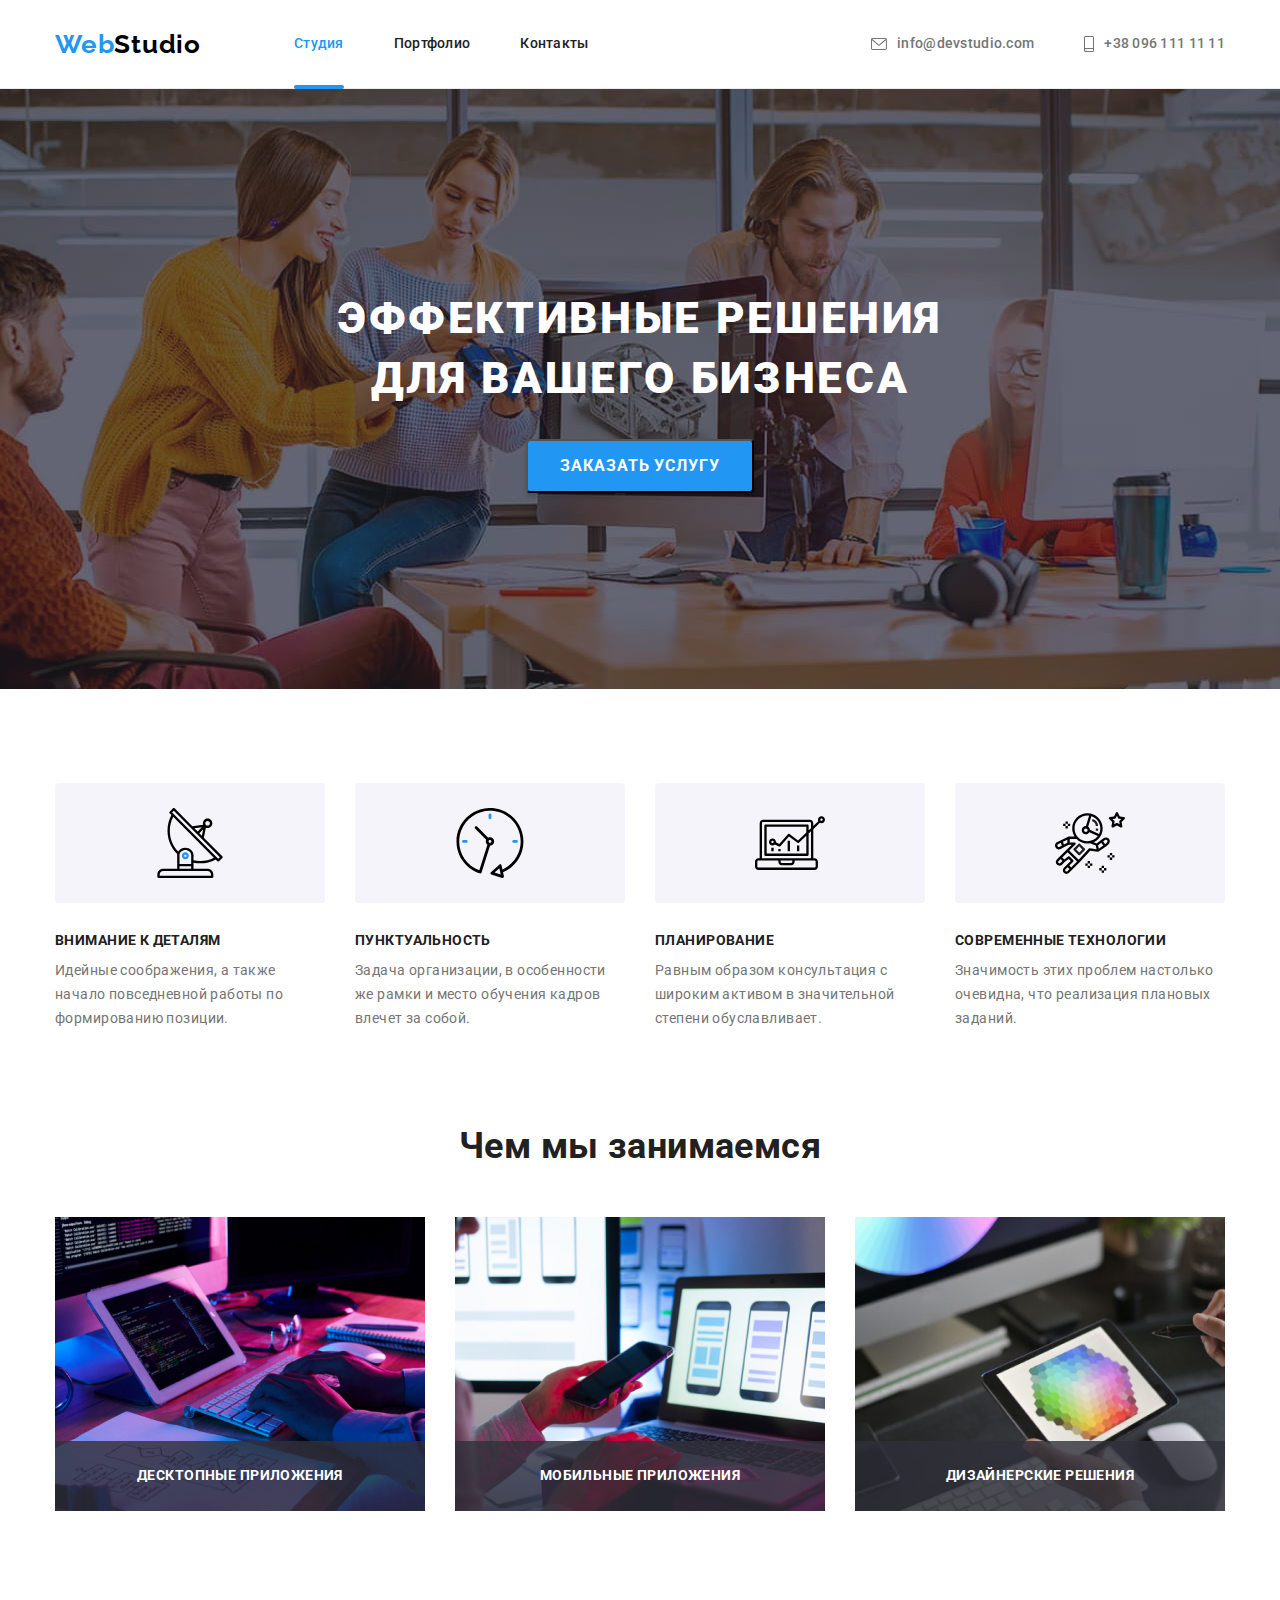
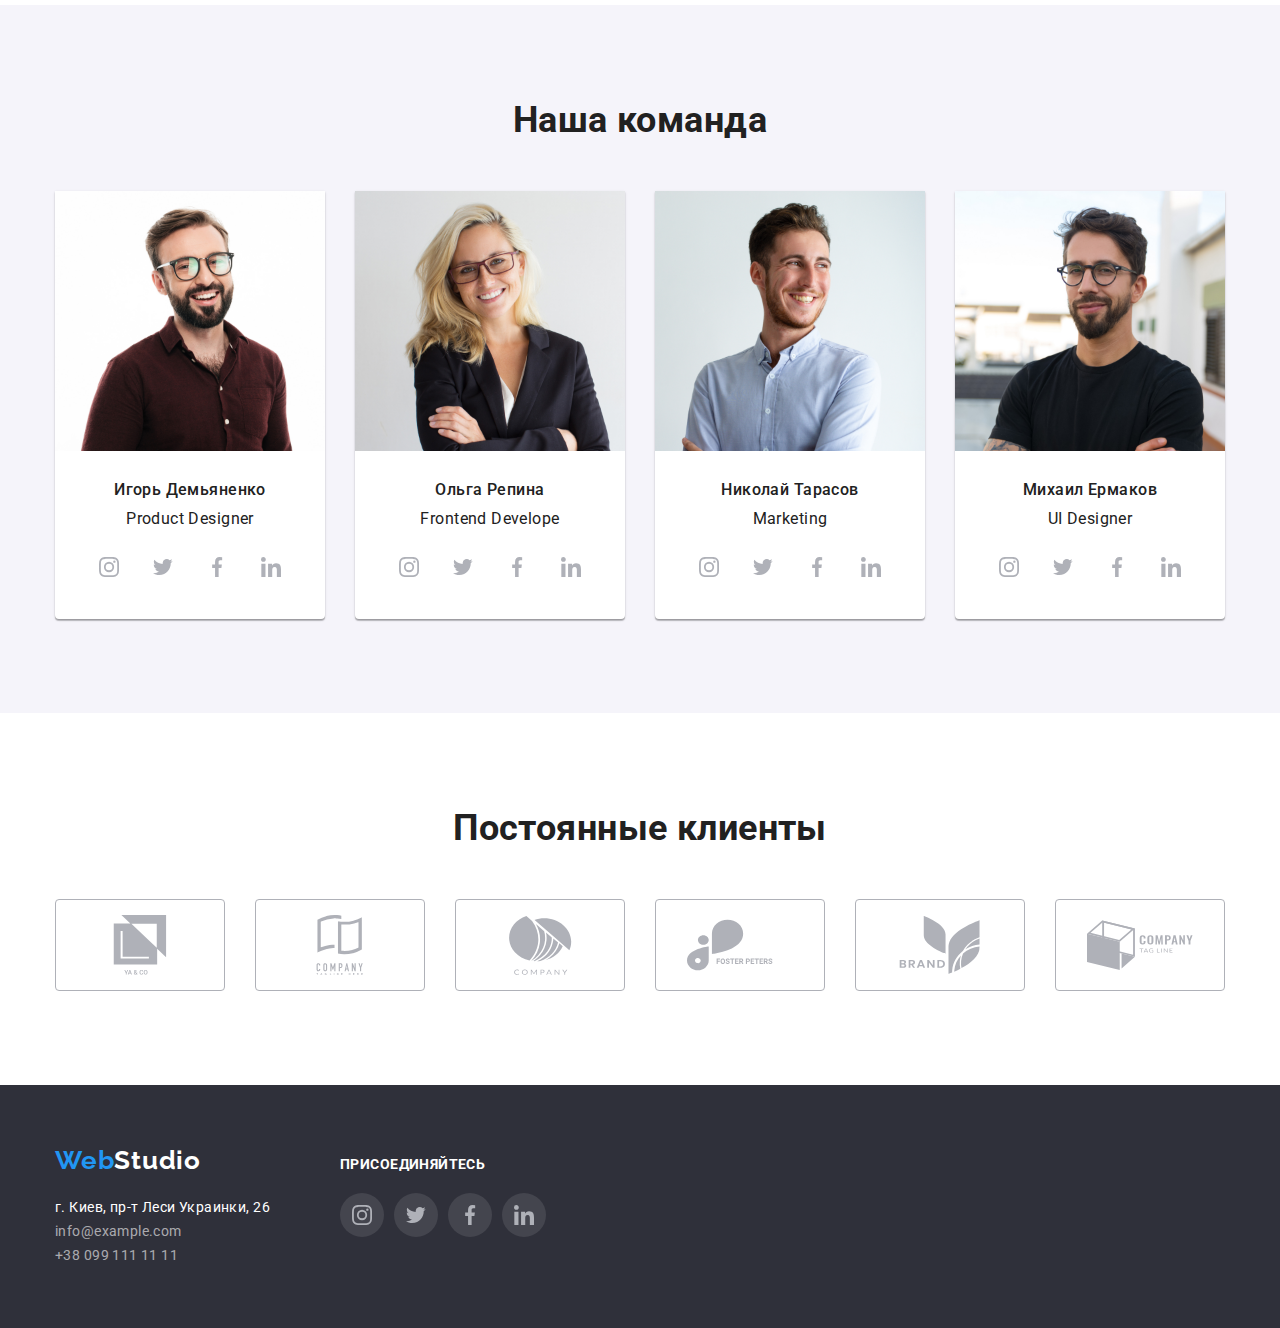
<file: index.html>
<!DOCTYPE html>
<html lang="ru">

<head>
    <meta charset="UTF-8">
    <meta http-equiv="X-UA-Compatible" content="IE=edge">
    <meta name="viewport" content="width=device-width, initial-scale=1.0">
    <title>Студия</title>
    <link rel="preconnect" href="https://fonts.googleapis.com">
    <link rel="preconnect" href="https://fonts.gstatic.com" crossorigin>
    <link rel="preconnect" href="https://fonts.googleapis.com">
    <link rel="preconnect" href="https://fonts.gstatic.com" crossorigin>
    <link href="https://fonts.googleapis.com/css2?family=Raleway:wght@700&family=Roboto:wght@400;500;700;900&display=swap"
        rel="stylesheet">
        <link rel="stylesheet" href="https://cdnjs.cloudflare.com/ajax/libs/modern-normalize/1.1.0/modern-normalize.min.css">
    <link rel="stylesheet" href="./css/styles.css">
</head>

<body>
    <!--Шапка сайта-->
    <header class="page-header">
     <div class="container header-container">
        <a href="" class="logo">Web<span class="logo-studio">Studio</span></a>
        <nav>
            <ul class="site-nav">
                <li class="header-item"><a href="" class="link current">Студия</a></li>
                <li class="header-item"><a href="./portfolio.html" class="link">Портфолио</a></li>
                <li class="header-item"><a href="" class="link">Контакты</a></li>
            </ul>
        </nav>
        <ul class="auth-nav">
            <li class="header-item"><a href="mailto:info@devstudio.com" class="link">
                <svg class="icon-envelop" width="16" height="12">
                <use href="./images/icons.svg#icon-envelope"></use></svg>
                info@devstudio.com</a></li>
            <li class="header-item"><a href="tel:+380961111111" class="link">
                <svg class="icon-smart" width="10" height="16">
                    <use href="./images/icons.svg#icon-smartphone"></use></svg>
                +38 096 111 11 11</a></li>
        </ul>
        </div> 
    </header>
    <main>
        <!--Головна картинка-->
        <section class="hero">
            <div class="container">
            <h1 class="hero-title">Эффективные решения для вашего бизнеса</h1>
            <button type="button" class="button primary" data-modal-open>Заказать услугу</button>
            </div>
        </section>

        <!--Особливості-->
         <section class="section">
            <div class="container">
            <h2 class="section-title visually-hidden">Особенности</h2>
            <ul class="feature-items">
                <li class="feature-content">
                    <div class="icons-item">
                    <svg class="feature-icon" width="65" height="70">
                        <use href="./images/icons.svg#icon-antenna-1"></use>
                    </svg>
                    </div>
                    <h3 class="title">Внимание к деталям</h3>
                    <p>Идейные соображения, а также начало повседневной работы по формированию позиции.</p>
                </li>
                <li class="feature-content">
                    <div class="icons-item">
                    <svg class="feature-icon" width="67" height="70">
                        <use href="./images/icons.svg#icon-clock"></use>
                    </svg>
                    </div>
                    <h3 class="title">Пунктуальность</h3>
                    <p>Задача организации, в особенности же рамки и место обучения кадров влечет за собой.</p>
                </li>
                <li class="feature-content">
                    <div class="icons-item">
                    <svg class="feature-icon" width="70" height="54">
                        <use href="./images/icons.svg#icon-diagramma"></use>
                    </svg>
                    </div>
                    <h3 class="title">Планирование</h3>
                    <p>Равным образом консультация с широким активом в значительной степени обуславливает.</p>
                </li>
                <li class="feature-content">
                    <div class="icons-item">
                    <svg class="feature-icon" width="55" height="60">
                        <use href="./images/icons.svg#icon-astronaut"></use>
                    </svg>
                    </div>
                    <h3 class="title">Современные технологии</h3>
                    <p>Значимость этих проблем настолько очевидна, что реализация плановых заданий.</p>
                </li>
            </ul>
            </div>
        </section>
    
        <!--Чим ми займаємося-->
        <section class="section section-work">
            <div class="container">
            <h2 class="section-title">Чем мы занимаемся</h2>
            <ul class="work">
                <li class="work-items"><img src="./images/img1.jpg" alt="создание сайтов" width="370">
                    <div class="label">Десктопные приложения</div>
                </li>
                <li class="work-items"> <img src="./images/img1.2.jpg" alt="работа на электронных носителях" width="370">
                    <div class="label">Мобильные приложения</div>
                </li>
                <li class="work-items"> <img src="./images/img1.3.jpg" alt="дизайн и графика" width="370">
                    <div class="label">Дизайнерские решения</div>
                </li>
            </ul>
        </div>
        </section>

        <!--Команда-->
    
        <section class="team section">
            <div class="container">
            <h2 class="section-title">Наша команда</h2>
            <ul class="team-items">
                <li class="items-card"> 
                    <img src="./images/img.jpg" alt="фото дизайнер" width="270">
                     <div class="card-bottom">
                    <h3 class="title">Игорь Демьяненко</h3>
                    <p class="text" lang="en">Product Designer</p> 
                    
                    <ul class="team-items-list social-list">
                        <li class="social-item">
                            <a href="" class="social-link">
                                <svg class="social-icon" width="20" height="20">
                                    <use href="./images/icons.svg#icon-instagram-2-1"></use>
                                </svg>
                            </a>
                        </li>
                        <li class="social-item">
                            <a href="" class="social-link">
                            <svg class="social-icon" width="20" height="20">
                                <use href="./images/icons.svg#icon-twit"></use>
                            </svg>
                            </a>
                        </li>
                        <li class="social-item">
                            <a href="" class="social-link">
                            <svg class="social-icon" width="20" height="20">
                                <use href="./images/icons.svg#icon-facebook"></use>
                            </svg>
                            </a>
                        </li>
                        <li class="social-item">
                            <a href="" class="social-link">
                            <svg class="social-icon" width="20" height="20">
                                <use href="./images/icons.svg#icon-linkedin"></use>
                            </svg>
                            </a>
                        </li>
                    </ul>
                    </div>
                    </li>
                <li class="items-card"><img src="./images/img2.jpg" alt="фото фронтэнд" width="270">
                    <div class="card-bottom">
                    <h3 class="title">Ольга Репина</h3>
                    <p class="text" lang="en">Frontend Develope</p>
               
                <ul class="team-items-list social-list">
                    <li class="social-item">
                        <a href="" class="social-link">
                            <svg class="social-icon" width="20" height="20">
                                <use href="./images/icons.svg#icon-instagram-2-1"></use>
                            </svg>
                        </a>
                    </li>
                    <li class="social-item">
                        <a href="" class="social-link">
                            <svg class="social-icon" width="20" height="20">
                                <use href="./images/icons.svg#icon-twit"></use>
                            </svg>
                        </a>
                    </li>
                    <li class="social-item">
                        <a href="" class="social-link">
                            <svg class="social-icon" width="20" height="20">
                                <use href="./images/icons.svg#icon-facebook"></use>
                            </svg>
                        </a>
                    </li>
                    <li class="social-item">
                        <a href="" class="social-link">
                            <svg class="social-icon" width="20" height="20">
                                <use href="./images/icons.svg#icon-linkedin"></use>
                            </svg>
                        </a>
                    </li>
                </ul>
                </div>
                </li>

                <li class="items-card"><img src="./images/img3.jpg" alt="фото маркетолог" width="270">
                    <div class="card-bottom">
                    <h3 class="title">Николай Тарасов</h3>
                    <p class="text" lang="en">Marketing</p>
                
                <ul class="team-items-list social-list">
                    <li class="social-item">
                        <a href="" class="social-link">
                            <svg class="social-icon" width="20" height="20">
                                <use href="./images/icons.svg#icon-instagram-2-1"></use>
                            </svg>
                        </a>
                    </li>
                    <li class="social-item">
                        <a href="" class="social-link">
                            <svg class="social-icon" width="20" height="20">
                                <use href="./images/icons.svg#icon-twit"></use>
                            </svg>
                        </a>
                    </li>
                    <li class="social-item">
                        <a href="" class="social-link link">
                            <svg class="social-icon" width="20" height="20">
                                <use href="./images/icons.svg#icon-facebook"></use>
                            </svg>
                        </a>
                    </li>
                    <li class="social-item">
                        <a href="" class="social-link">
                            <svg class="social-icon" width="20" height="20">
                                <use href="./images/icons.svg#icon-linkedin"></use>
                            </svg>
                        </a>
                    </li>
                </ul>
                </div>
                </li>
                <li class="items-card"><img src="./images/img4.jpg" alt="фото інтерфейс дизайнер" width="270">
                    <div class="card-bottom">
                    <h3 class="title">Михаил Ермаков</h3>
                    <p class="text" lang="en">UI Designer</p>
                   
                    <ul class="team-items-list social-list">
                        <li class="social-item">
                            <a href="" class="social-link">
                                <svg class="social-icon" width="20" height="20">
                                    <use href="./images/icons.svg#icon-instagram-2-1"></use>
                                </svg>
                            </a>
                        </li>
                        <li class="social-item">
                            <a href="" class="social-link">
                                <svg class="social-icon" width="20" height="20">
                                    <use href="./images/icons.svg#icon-twit"></use>
                                </svg>
                            </a>
                        </li>
                        <li class="social-item">
                            <a href="" class="social-link">
                                <svg class="social-icon" width="20" height="20">
                                    <use href="./images/icons.svg#icon-facebook"></use>
                                </svg>
                            </a>
                        </li>
                        <li class="social-item">
                            <a href="" class="social-link">
                                <svg class="social-icon" width="20" height="20">
                                    <use href="./images/icons.svg#icon-linkedin"></use>
                                </svg>
                            </a>
                        </li>
                    </ul>
                    </div>
                </li>
            </ul>
            </div>
        </section>
        <!-- наші клієнти    -->
        <section class="client section">
            <div class="container">
            <h2 class="section-title">Постоянные клиенты</h2>
            <ul class="client-list">
                <li class="logo-item">
                    <a href="" class="logo-link">
                        <svg class="logo-icon" width="106" height="60">
                            <use href="./images/icons.svg#icon-comp-ya"></use>
                        </svg>
                    </a>
                </li>
                <li class="logo-item">
                    <a href="" class="logo-link">
                        <svg class="logo-icon" width="106" height="60">
                            <use href="./images/icons.svg#icon-company-tag"></use>
                        </svg>
                    </a>
                </li>
                <li class="logo-item">
                    <a href="" class="logo-link">
                        <svg class="logo-icon" width="106" height="60">
                            <use href="./images/icons.svg#icon-company"></use>
                        </svg>
                    </a>
                </li>
                <li class="logo-item">
                    <a href="" class="logo-link">
                        <svg class="logo-icon" width="106" height="60">
                            <use href="./images/icons.svg#icon-comp-foster"></use>
                        </svg>
                    </a>
                </li>
                <li class="logo-item">
                    <a href="" class="logo-link">
                        <svg class="logo-icon" width="106" height="60">
                            <use href="./images/icons.svg#icon-comp-brand"></use>
                        </svg>
                    </a>
                </li>
                <li class="logo-item">
                    <a href="" class="logo-link">
                        <svg class="logo-icon" width="106" height="60">
                            <use href="./images/icons.svg#icon-comp-tagline"></use>
                        </svg>
                    </a>
                </li>
                </div>
        </section>
    </main>

    <!--Підвал-->
    <footer class="footer">
    <div class="container">
        <div class="contact-wrap">
            <div class="contact-container">
        <a href="" class="logo logo-bottom"> Web<span class="logo-white logo-bottom">Studio</span></a>
        <address>
            <ul>
                <li class="contact"><a href="" class="footer-address">г. Киев, пр-т Леси Украинки, 26</a> </li>
                <li class="contact"><a href="mailto:info@example.com" class="footer-contacts">info@example.com</a></li>
                <li class="contact"><a href="tel:+380991111111" class="footer-contacts">+38 099 111 11 11</a></li>
            </ul>
            </address>
            </div>
            <div class="soc-container">
            <h3 class="footer-title">присоединяйтесь</h3>
            <ul class="footer-list">
                <li class="social-item footer-soc">
                    <a href="" class="social-link footer-link">
                        <svg class="social-icon" width="20" height="20">
                            <use href="./images/icons.svg#icon-instagram-2-1"></use>
                        </svg>
                    </a>
                    </li>
                    <li class="social-item">
                        <a href="" class="social-link footer-link">
                            <svg class="social-icon" width="20" height="20">
                                <use href="./images/icons.svg#icon-twit"></use>
                            </svg>
                        </a>
                    </li>
                    <li class="social-item">
                        <a href="" class="social-link footer-link">
                            <svg class="social-icon" width="20" height="20">
                                <use href="./images/icons.svg#icon-facebook"></use>
                            </svg>
                        </a>
                    </li>
                    <li class="social-item">
                        <a href="" class="social-link footer-link">
                            <svg class="social-icon" width="20" height="20">
                                <use href="./images/icons.svg#icon-linkedin"></use>
                            </svg>
                        </a>
                 </li>
            </ul>
            </div>
        </div>
        </div>
    </footer>
 <div class="backdrop is-hidden" data-modal>
<div class="modal">
 <button type="button" class="btn" data-modal-close>
<svg width="18" height="18">
    <use href="./images/icons.svg#icon-close-black"></use>
</svg>
 </button>
 </div>
</div>
<script src="./js/modal.js"></script>
</body>
</html>
</file>
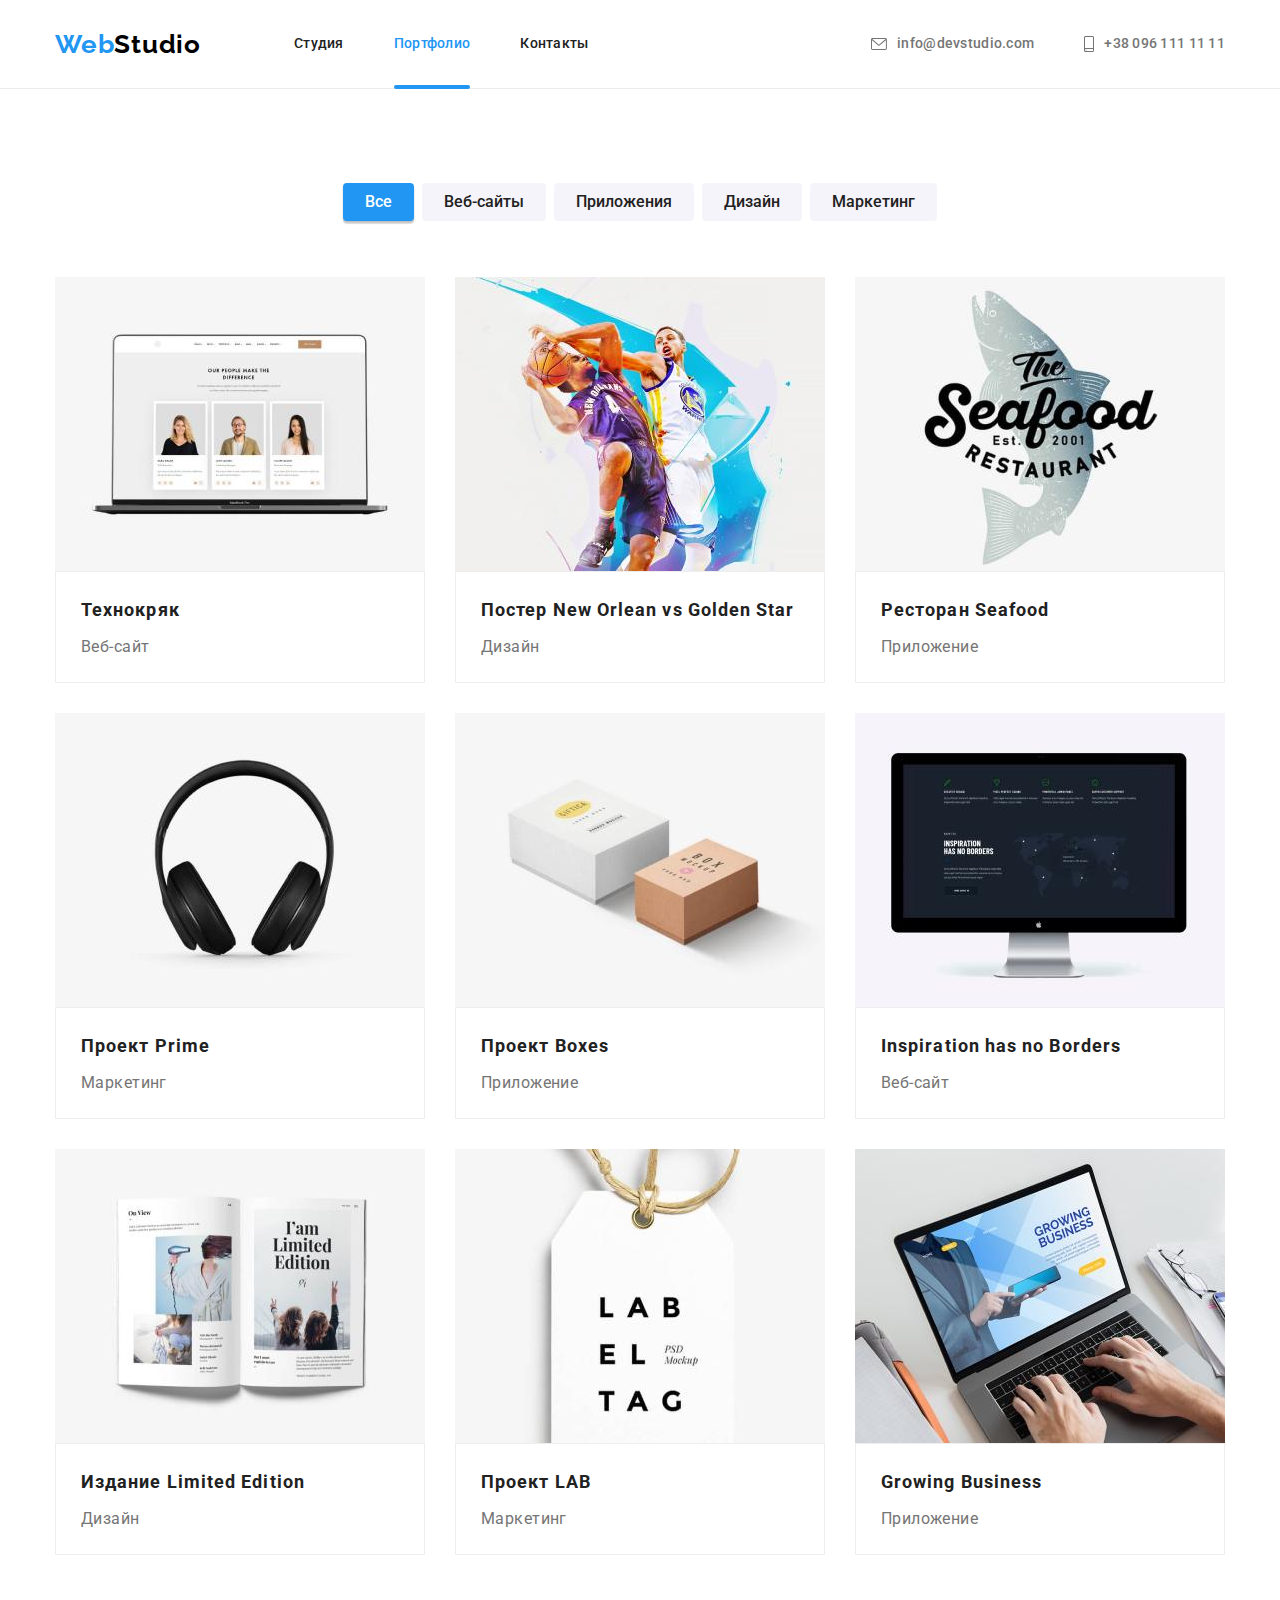
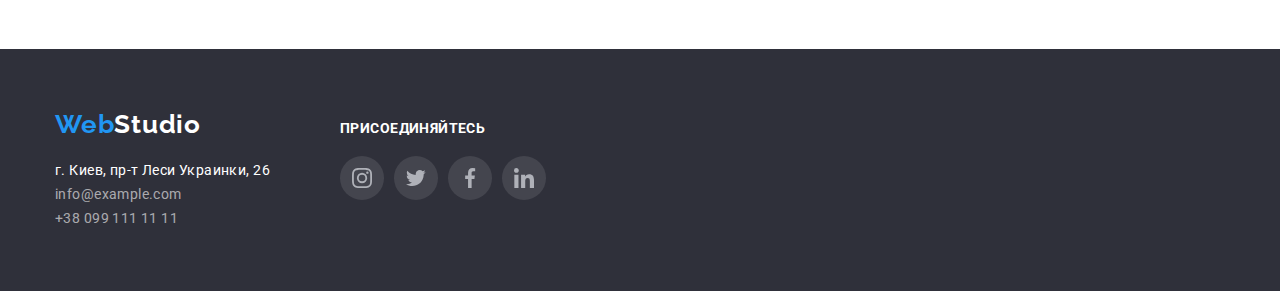
<file: portfolio.html>
<!DOCTYPE html>
<html lang="ru">

<head>
    <meta charset="UTF-8">
    <meta http-equiv="X-UA-Compatible" content="IE=edge">
    <meta name="viewport" content="width=device-width, initial-scale=1.0">
    <title>Портфолио</title>
    <link rel="preconnect" href="https://fonts.googleapis.com">
    <link rel="preconnect" href="https://fonts.gstatic.com" crossorigin>
    <link
        href="https://fonts.googleapis.com/css2?family=Raleway:wght@700&family=Roboto:wght@400;500;700;900&display=swap"
        rel="stylesheet">
        <link rel="stylesheet" href="https://cdnjs.cloudflare.com/ajax/libs/modern-normalize/1.1.0/modern-normalize.min.css">
    <link rel="stylesheet" href="./css/styles.css">
</head>

<body>
    <!--Шапка сайта-->
    <header class="page-header">
    <div class="container header-container">
        <a href="" class="logo">Web<span class="logo-studio">Studio</span></a>
        <nav>
            <ul class="site-nav">
                <li class="header-item"><a href="./index.html" class="link">Студия</a></li>
                <li class="header-item"><a href="./portfolio.html" class="link current">Портфолио</a></li>
                <li class="header-item"><a href="" class="link">Контакты</a></li>
            </ul>
        </nav>
        <ul class="auth-nav">
            <li class="header-item"><a href="mailto:info@devstudio.com" class="link">
            <svg class="icon-envelop" width="16" height="12">
                <use href="./images/icons.svg#icon-envelope"></use></svg>
                info@devstudio.com</a></li>
            <li class="header-item"><a href="tel:+380961111111" class="link">
                <svg class="icon-smart" width="10" height="16">
                    <use href="./images/icons.svg#icon-smartphone"></use></svg>
                +38 096 111 11 11</a></li>
        </ul>
    </div>
    </header>
    <main>
        <!-- картинки робіт -->
        <section class="section">
            <div class="container">
            <h1 class="visually-hidden">портфель работ</h1>
            <ul class="filter button">
                <li class="filter-item"><button type="button" class="button secondary current">Все</button></li>
                <li class="filter-item"><button type="button" class="button secondary web">Веб-сайты</button></li>
                <li class="filter-item"><button type="button" class="button secondary application">Приложения</button></li>
                <li class="filter-item"><button type="button" class="button secondary desing">Дизайн</button></li>
                <li class="filter-item"><button type="button" class="button secondary marketing">Маркетинг</button></li>
            </ul>
            <ul class="images-items">
                <li class="card-set">
                <a href="" class="link-portfolio">
                    <div class="overlay">
                    <img src="./images/techno.jpg" alt="технокряк" width="370">
                    <p class="text-overlay">Технокряк это современная площадка распространения коронавируса. Компании используют эту платформу для цифрового
                        шпионажа и атак на защищённые сервера конкурентов.
                    </p>
                   </div>
                    <div class="portfolio-bottom">
                    <h2 class="images-items-title">Технокряк</h2>
                    <p>Веб-сайт</p>
                </div>
                </a>
                </li>
                <li class="card-set">
                        <a href="" class="link-portfolio">
                            <div class="overlay">
                            <img src="./images/poster.jpg" alt="постер баскетбол" width="370">
                            <p class="text-overlay">Технокряк это современная площадка распространения коронавируса. Компании используют эту
                                платформу для цифрового шпионажа и атак на защищённые сервера конкурентов.
                            </p>
                            </div>
                        <div class="portfolio-bottom">
                    <h2 class="images-items-title">Постер New Orlean vs Golden Star</h2>
                    <p>Дизайн</p>
                    </div>
                    </a>
                </li>
                <li class="card-set">
                    <a href="" class="link-portfolio">
                        <div class="overlay">
                        <img src="./images/restoran.jpg" alt="приложение ресторан" width="370">
                        <p class="text-overlay">Технокряк это современная площадка распространения коронавируса. Компании используют эту
                            платформу для цифрового шпионажа и атак на защищённые сервера конкурентов.</p>
                        </div>
                    <div class="portfolio-bottom">
                    <h2 class="images-items-title">Ресторан Seafood</h2>
                    <p>Приложение</p>
                    </div>
                    </a>
                </li>
                <li class="card-set">
                    <a href="" class="link-portfolio">
                        <div class="overlay">
                        <img src="./images/prime.jpg" alt="наушники" width="370">
                      <p class="text-overlay">Технокряк это современная площадка распространения коронавируса. Компании используют эту
                    платформу для цифрового шпионажа и атак на защищённые сервера конкурентов.</p>
                      </div>
                    <div class="portfolio-bottom">
                    <h2 class="images-items-title">Проект Prime</h2>
                    <p>Маркетинг</p>
                    </div>
                    </a>
                </li>
                <li class="card-set">
                    <a href="" class="link-portfolio">
                        <div class="overlay">
                        <img src="./images/box.jpg" alt="коробка" width="370">
                        <p class="text-overlay">Технокряк это современная площадка распространения коронавируса. Компании используют эту
                            платформу для цифрового шпионажа и атак на защищённые сервера конкурентов.</p>
                        </div>
                <div class="portfolio-bottom">
                    <h2 class="images-items-title">Проект Boxes</h2>
                    <p>Приложение</p>
                    </div>
                    </a>
                </li>
                <li class="card-set">
                    <a href="" class="link-portfolio">
                        <div class="overlay">
                        <img src="./images/insp.jpg" alt="вдохновение" width="370">
                        <p class="text-overlay">Технокряк это современная площадка распространения коронавируса. Компании используют эту
                        платформу для цифрового шпионажа и атак на защищённые сервера конкурентов.</p>
                        </div>
                    <div class="portfolio-bottom">
                    <h2 class="images-items-title">Inspiration has no Borders</h2>
                    <p>Веб-сайт</p>
                    </div>
                    </a>
                </li>
                <li class="card-set">
                    <a href="" class="link-portfolio">
                        <div class="overlay">
                        <img src="./images/book.jpg" alt="издание" width="370">
                        <p class="text-overlay">Технокряк это современная площадка распространения коронавируса. Компании используют эту
                            платформу для цифрового шпионажа и атак на защищённые сервера конкурентов.</p>
                        </div>
                <div class="portfolio-bottom">
                    <h2 class="images-items-title">Издание Limited Edition</h2>
                    <p>Дизайн</p>
                    </div>
                    </a>
                </li>
                <li class="card-set">
                    <a href="" class="link-portfolio">
                        <div class="overlay">
                        <img src="./images/lab.jpg" alt="проект" width="370">
                      <p class="text-overlay">Технокряк это современная площадка распространения коронавируса. Компании используют эту
    платформу для цифрового шпионажа и атак на защищённые сервера конкурентов.</p>
                    </div>
                    <div class="portfolio-bottom">
                    <h2 class="images-items-title">Проект LAB</h2>
                    <p>Маркетинг</p>
                    </div>
                    </a>
                </li>
                <li class="card-set">
                    <a href="" class="link-portfolio">
                        <div class="overlay">
                        <img src="./images/busines.jpg" alt="развитие бизнеса" width="370">
                        <p class="text-overlay">Технокряк это современная площадка распространения коронавируса. Компании используют эту
                        платформу для цифрового шпионажа и атак на защищённые сервера конкурентов</p>
                            </div>
                    <div class="portfolio-bottom">
                    <h2 class="images-items-title">Growing Business</h2>
                    <p>Приложение</p>
                    </div>
                    </a>
                </li>
            </ul>
            </div>
        </section>
       
    </main>

    <!--Підвал-->
    <footer class="footer">
        <div class="container">
            <div class="contact-wrap">
                <div class="contact-container">
                    <a href="" class="logo logo-bottom"> Web<span class="logo-white logo-bottom">Studio</span></a>
                    <address>
                        <ul>
                            <li class="contact"><a href="" class="footer-address">г. Киев, пр-т Леси Украинки, 26</a> </li>
                            <li class="contact"><a href="mailto:info@example.com"
                                    class="footer-contacts">info@example.com</a></li>
                            <li class="contact"><a href="tel:+380991111111" class="footer-contacts">+38 099 111 11 11</a>
                            </li>
                        </ul>
                    </address>
                </div>
                <div class="soc-container">
                    <h3 class="title footer-title">присоединяйтесь</h3>
                    <ul class="footer-list">
                        <li class="social-item footer-soc">
                            <a href="" class="social-link footer-link">
                                <svg class="social-icon" width="20" height="20">
                                    <use href="./images/icons.svg#icon-instagram-2-1"></use>
                                </svg>
                            </a>
                        </li>
                        <li class="social-item">
                            <a href="" class="social-link footer-link">
                                <svg class="social-icon" width="20" height="20">
                                    <use href="./images/icons.svg#icon-twit"></use>
                                </svg>
                            </a>
                        </li>
                        <li class="social-item">
                            <a href="" class="social-link footer-link">
                                <svg class="social-icon" width="20" height="20">
                                    <use href="./images/icons.svg#icon-facebook"></use>
                                </svg>
                            </a>
                        </li>
                        <li class="social-item">
                            <a href="" class="social-link footer-link">
                                <svg class="social-icon" width="20" height="20">
                                    <use href="./images/icons.svg#icon-linkedin"></use>
                                </svg>
                            </a>
                        </li>
                    </ul>
                </div>
            </div>
        </div>
    </footer>
    
    
    </body>
    
    </html>














</body>

</html>
</file>
<file: css/styles.css>
:root {
  --basic-text-color: #757575;
  --text-color: #212121;
  --accent-color: #2196f3;
  --basic-bg-color: #ffffff;
  --secondary-bg-color: #f5f4fa;
  --bg-color: #2f303a;
  --text-white-color: #ffffff;
  --card-set-marg: 30px;
}

body {
  background-color: var(--basic-bg-color);
  color: var(--basic-text-color);
  font-family: roboto, sans-serif;
  font-weight: 400;
  font-size: 14px;
  line-height: 1.71;
  letter-spacing: 0.03em;
}

.container {
  width: 1200px;
  padding-left: 15px;
  padding-right: 15px;
  margin: 0 auto;
}

.section {
  padding-top: 94px;
  padding-bottom: 94px;
}

img {
  display: block;
  max-width: 100%;
  height: auto;
}

/* знімаємо маржини з заголовків і абзаців */
h1,
h2,
h3,
p {
  padding: 0;
  margin: 0;
}

/* обнуляція списку */
ul {
  list-style: none;
  padding: 0;
  margin: 0;
  marker: none;
}

/* ссилки */
.link {
  color: var(--text-color);
  text-decoration: none;
  font-weight: 500;
  line-height: 1.14;
  letter-spacing: 0.02em;
}

/* заголовки*/

.section-title {
  color: var(--text-color);
  font-weight: 700;
  font-size: 36px;
  line-height: 1.17;
  margin-bottom: 50px;
  text-align: center;
}
.visually-hidden {
  position: absolute;
  clip: rect(0 0 0 0);
  width: 1px;
  height: 1px;
  margin: -1px;
}
/* кнопки */
.button {
  display: flex;
  border-radius: 4px;
  margin-top: 0;
  justify-content: center;

  font-family: inherit;
  font-size: 16px;
  align-items: center;
  cursor: pointer;
}

/* хедер */
.header-container {
  display: flex;
  align-items: center;
}

.page-header {
  border-bottom: 1px solid#ececec;
}

/* логотип */
.logo {
  display: block;
  color: var(--accent-color);
  text-decoration: none;
  font-family: Raleway, sans-serif;
  font-weight: 700;
  font-size: 26px;
  line-height: 1.19;
  letter-spacing: 0.03em;
  margin-right: 93px;
}

.logo-studio {
  color: #000000;
}
/* логотип футер */

.logo-white {
  color: var(--text-white-color);
}

.logo-bottom {
  margin-right: 0;
  margin-bottom: 20px;
}

.header-item:not(:last-child) {
  margin-right: 50px;
}

.header-item {
  padding-top: 32px;
  padding-bottom: 32px;

  position: relative;
}

/* навигація */
.site-nav {
  display: flex;
  align-items: center;
}

.site-nav .link::after {
  position: absolute;
  display: block;
  content: '';
  width: 100%;
  height: 4px;
  background-color: var(--accent-color);
  border-radius: 2px;
  bottom: -1px;
  opacity: 0;

  transition-property: opasity;
  transition-duration: 250ms;
  transition-timing-function: cubic-bezier(0.4, 0, 0.2, 1);
}

.site-nav .link:hover::after {
  opacity: 1;
}

.site-nav .link {
  transition-property: color;
  transition-duration: 250ms;
  transition-timing-function: cubic-bezier(0.4, 0, 0.2, 1);
}

.site-nav .link:hover,
.site-nav .link:focus {
  color: var(--accent-color);
}

.site-nav .link.current::after {
  position: absolute;
  display: block;
  content: '';
  width: 100%;
  height: 4px;
  background-color: var(--accent-color);
  border-radius: 2px;
  bottom: -1px;
  opacity: 1;
}

.site-nav .link.current {
  color: var(--accent-color);
}

.auth-nav {
  display: flex;
  margin-left: auto;
  align-items: center;
}
.auth-nav .link {
  display: flex;
  justify-content: center;
  align-items: center;

  color: var(--basic-text-color);

  transition-property: color;
  transition-duration: 250ms;
  transition-timing-function: cubic-bezier(0.4, 0, 0.2, 1);
}

.auth-nav .link:hover,
.auth-nav .link:focus {
  color: var(--accent-color);
}

.auth-nav .link:hover .icon-envelop,
.auth-nav .link:focus .icon-envelop {
  fill: var(--accent-color);
}

.auth-nav .link:hover .icon-smart,
.auth-nav .link:focus .icon-smart {
  fill: var(--accent-color);
}

.icon-envelop {
  fill: var(--basic-text-color);
  margin-right: 10px;

  transition-property: fill;
  transition-duration: 250ms;
  transition-timing-function: cubic-bezier(0.4, 0, 0.2, 1);
}

.icon-smart {
  fill: var(--basic-text-color);
  margin-right: 10px;

  transition-property: fill;
  transition-duration: 250ms;
  transition-timing-function: cubic-bezier(0.4, 0, 0.2, 1);
}

/* герой */
.hero {
  padding-top: 200px;
  padding-bottom: 200px;
  background-color: var(--bg-color);
  text-align: center;

  background-image: linear-gradient(to right, rgba(47, 48, 58, 0.4), rgba(47, 48, 58, 0.4)),
    url(../images/hero.jpg);
  max-width: 1600px;
  max-height: 600px;
  margin-left: auto;
  margin-right: auto;
  background-position: center;
  background-repeat: no-repeat;
  background-size: cover;
}

.hero-title {
  color: var(--text-white-color);
  font-weight: 900;
  font-size: 44px;
  line-height: 1.36;
  letter-spacing: 0.06em;
  text-transform: uppercase;
  margin: 0 auto;
  max-width: 696px;
  margin-bottom: 30px;
}

.primary {
  background-color: var(--accent-color);
  color: var(--text-white-color);
  font-weight: 700;
  line-height: 1.87;

  padding: 10px 32px;
  min-width: 200px;
  margin: 0 auto;

  text-transform: uppercase;
  letter-spacing: 0.06em;
  box-shadow: 0px 4px 4px rgba(0, 0, 0, 0.15);

  transition-property: color, background-color;
  transition-duration: 250ms;
  transition-timing-function: cubic-bezier(0.4, 0, 0.2, 1);
}

.button .primary:hover,
.button .primary:focus {
  background-color: var(--accent-color);
  color: var(--text-white-color);
}

/* функції */

.feature-items {
  display: flex;
}

.feature-content:not(:last-child) {
  margin-right: var(--card-set-marg);
  max-width: 270px;
}

.icons-item {
  display: flex;
  align-items: center;
  justify-content: center;

  max-width: 270px;
  min-height: 120px;
  margin-bottom: 30px;
  background-color: var(--secondary-bg-color);
  border-radius: 4px;
}

.feature-icon {
  width: 70px;
  height: 70px;

  transition-property: fill;
  transition-duration: 250ms;
  transition-timing-function: cubic-bezier(0.4, 0, 0.2, 1);
}

.feature-icon:hover {
  fill: var(--accent-color);
}

.feature-items .title {
  color: var(--text-color);
  font-weight: 700;
  font-size: inherit;
  line-height: 1.14;
  text-transform: uppercase;
  margin-bottom: 10px;
}

/* чим ми займаємося */
.section-work {
  padding-top: 0;
}
.work {
  display: flex;
  margin-left: calc(-1 * var(--card-set-marg));
}
.work-items {
  position: relative;
  flex-basis: calc(100% / 3 - var(--card-set-marg));
  margin-left: var(--card-set-marg);
}

.label {
  position: absolute;
  bottom: 0;
  padding-top: 27px;
  padding-bottom: 27px;

  width: 100%;
  font-weight: 700;
  line-height: 1.14;
  text-align: center;
  background-color: rgba(47, 48, 58, 0.8);
  color: var(--text-white-color);
  text-transform: uppercase;
}

/* команда */
.team {
  background-color: var(--secondary-bg-color);
}

.team-items {
  display: flex;
  margin-left: calc(-1 * var(--card-set-marg));
}

.items-card {
  flex-basis: calc(100% / 4 - var(--card-set-marg));
  margin-left: var(--card-set-marg);
  overflow: hidden;

  background-color: var(--basic-bg-color);
  box-shadow: 0px 1px 3px rgba(0, 0, 0, 0.12), 0px 1px 1px rgba(0, 0, 0, 0.14),
    0px 2px 1px rgba(0, 0, 0, 0.2);
  border-radius: 0px 0px 4px 4px;
}

.team-items .title {
  color: var(--text-color);
  font-weight: 500;
  font-size: 16px;
  line-height: 1.18;
  text-align: center;
  margin-bottom: 10px;
}

.team-items .text {
  color: var(--text-color);
  font-size: 16px;
  line-height: 1.18;
  text-align: center;
  margin-bottom: 16px;
}

.card-bottom {
  padding-top: var(--card-set-marg);
  padding-bottom: var(--card-set-marg);
}

.social-item {
  width: 44px;
  height: 44px;
}
.social-link {
  width: 100%;
  height: 100%;
  border-radius: 50%;
  background-color: var(--basic-bg-color);

  display: flex;
  align-items: center;
  justify-content: center;
  fill: #afb1b8;

  transition-property: background-color;
  transition-duration: 250ms;
  transition-timing-function: cubic-bezier(0.4, 0, 0.2, 1);
}

.social-link:hover,
.social-link:focus {
  background-color: var(--accent-color);
}

.social-icon {
  transition-property: fill;
  transition-duration: 250ms;
  transition-timing-function: cubic-bezier(0.4, 0, 0.2, 1);
}

.social-link:hover .social-icon,
.social-link:focus .social-icon {
  fill: var(--basic-bg-color);
}

.social-list {
  display: flex;
  justify-content: center;
}

.social-item + .social-item {
  margin-left: 10px;
}

/* постійні клієнти */

.client-list {
  display: flex;
  justify-content: center;
}
.logo-item {
  width: 170px;
  height: 92px;

  border: 1px solid #afb1b8;
  box-sizing: border-box;
  border-radius: 4px;

  transition-property: border;
  transition-duration: 250ms;
  transition-timing-function: cubic-bezier(0.4, 0, 0.2, 1);
}

.logo-link {
  width: 100%;
  height: 100%;

  display: flex;
  align-items: center;
  justify-content: center;
  fill: #afb1b8;
}

.logo-icon {
  transition-property: fill;
  transition-duration: 250ms;
  transition-timing-function: cubic-bezier(0.4, 0, 0.2, 1);
}

.logo-link:hover .logo-icon,
.logo-link:focus .logo-icon {
  fill: var(--accent-color);
}

.logo-item:hover,
.logo-link:focus {
  border: 1px solid var(--accent-color);
}

.logo-item + .logo-item {
  margin-left: 30px;
}

/* футер */
.footer {
  background-color: var(--bg-color);
  line-height: 1.71;

  padding-top: 60px;
  padding-bottom: 60px;
}

.contact-wrap {
  display: flex;
  align-items: baseline;
}

.contact-container {
  max-width: 231px;
  margin-right: 70px;
}
.soc-container {
  max-width: 206px;
}

.contact-item:not(:last-child) {
  margin-bottom: 9px;
}

.footer-address {
  color: var(--text-white-color);
  text-decoration: none;
  font-style: normal;

  transition: color 250ms cubic-bezier(0.4, 0, 0.2, 1);
}

.footer-contacts {
  color: rgba(255, 255, 255, 0.6);
  text-decoration: none;
  font-style: normal;

  transition: color 250ms cubic-bezier(0.4, 0, 0.2, 1);
}

.footer-address:hover,
.footer-address:focus {
  color: var(--accent-color);
}

.footer-contacts:hover,
.footer-contacts:focus {
  color: var(--accent-color);
}

.footer-list {
  display: flex;
  justify-content: center;
  align-items: center;
}

.footer-title {
  font-style: normal;
  font-weight: 700;
  font-size: 14px;
  color: var(--text-white-color);
  line-height: 1.14;
  text-transform: uppercase;
  margin-bottom: 20px;
}

.footer-link {
  background: rgba(255, 255, 255, 0.1);
}

.backdrop {
  position: fixed;
  top: 0;

  width: 100vw;
  height: 100vh;
  background: rgba(0, 0, 0, 0.2);

  display: flex;
  justify-content: center;
  align-items: center;

  transition-property: opacity, visibility;
  transition-duration: 250ms;
  transition-timing-function: cubic-bezier(0.4, 0, 0.2, 1);
}

.backdrop.is-hidden {
  opacity: 0;
  visibility: hidden;
  pointer-events: none;
}

.backdrop.is-hidden .modal {
  transform: translate(50px) rotate(90deg);
}

.modal {
  position: relative;

  top: 221px 536px;
  width: 528px;
  min-height: 581px;
  background-color: var(--basic-bg-color);
  box-shadow: 0px 1px 3px rgba(0, 0, 0, 0.12), 0px 1px 1px rgba(0, 0, 0, 0.14),
    0px 2px 1px rgba(0, 0, 0, 0.2);
  border-radius: 4px;

  transform: translate(50px) rotate(0deg);

  transition-property: transform;
  transition-duration: 250ms;
  transition-timing-function: cubic-bezier(0.4, 0, 0.2, 1);
}

.btn {
  position: absolute;

  display: flex;
  justify-content: center;
  align-items: center;

  width: 30px;
  height: 30px;
  top: 8px;
  right: 8px;
  background: var(--basic-bg-color);
  border: 1px solid rgba(0, 0, 0, 0.1);
  box-sizing: border-box;
}

/* фільтер портфоліо */

.filter-item:not(:last-child) {
  margin-right: 8px;
}

.filter {
  margin-bottom: 56px;
}

.secondary {
  background-color: var(--secondary-bg-color);
  color: var(--text-color);
  font-weight: 500;
  line-height: 1.62;

  padding: 6px 22px;
  border: transparent;

  transition-property: box-shadow, background-color, color;
  transition-duration: 250ms;
  transition-timing-function: cubic-bezier(0.4, 0, 0.2, 1);
}

.button .secondary:hover,
.button .secondary:focus {
  background-color: var(--accent-color);
  color: var(--text-white-color);
  box-shadow: 0px 3px 1px rgba(0, 0, 0, 0.1), 0px 1px 2px rgba(0, 0, 0, 0.08),
    0px 2px 2px rgba(0, 0, 0, 0.12);
}

.button .secondary.current {
  background-color: var(--accent-color);
  color: var(--text-white-color);
  max-width: 73px;
  box-shadow: 0px 3px 1px rgba(0, 0, 0, 0.1), 0px 1px 2px rgba(0, 0, 0, 0.08),
    0px 2px 2px rgba(0, 0, 0, 0.12);
}
.button .secondary .web {
  max-width: 128px;
}
.button .secondary .application {
  max-width: 145px;
}

.button .secondary .desing {
  max-width: 103px;
}
.button .secondary .marketing {
  max-width: 130px;
}

/* картинки портфоліо */

.images-items {
  display: flex;
  flex-wrap: wrap;
  margin-left: calc(-1 * var(--card-set-marg));
  margin-top: calc(-1 * var(--card-set-marg));

  color: var(--basic-text-color);
  font-size: 16px;
  line-height: 1.87;
}

.images-items-title {
  color: var(--text-color);
  font-family: inherit;
  font-weight: 700;
  font-size: 18px;
  line-height: 2;
  letter-spacing: 0.06em;
  margin-bottom: 4px;
}

.card-set {
  flex-basis: calc(100% / 3 - var(--card-set-marg));
  margin-left: var(--card-set-marg);
  margin-top: var(--card-set-marg);
}

.link-portfolio:hover .text-overlay,
.link-portfolio:focus .text-overlay {
  transform: translate(0);
}

.link-portfolio:hover,
.link-portfolio:focus {
  box-shadow: 0px 1px 1px rgba(0, 0, 0, 0.12), 0px 4px 4px rgba(0, 0, 0, 0.06),
    1px 4px 6px rgba(0, 0, 0, 0.16);
}
.link-portfolio {
  display: block;
  text-decoration: none;
  color: var(--basic-text-color);

  transition-property: box-shadow;
  transition-duration: 250ms;
  transition-timing-function: cubic-bezier(0.4, 0, 0.2, 1);
}

.portfolio-bottom {
  padding: 20px 25px 20px 25px;
  background: var(--basic-bg-color);
  border: 1px solid #eeeeee;
  box-sizing: border-box;
}

.overlay {
  position: relative;
  overflow: hidden;
}

.text-overlay {
  position: absolute;

  font-size: 18px;
  line-height: 1.56;
  color: var(--text-white-color);
  background: rgba(33, 150, 243, 0.9);
  top: 0;
  height: 100%;
  padding: 63px 24px;

  transform: translateY(100%);

  transition-property: transform;
  transition-duration: 250ms;
  transition-timing-function: cubic-bezier(0.4, 0, 0.2, 1);
}
</file>
